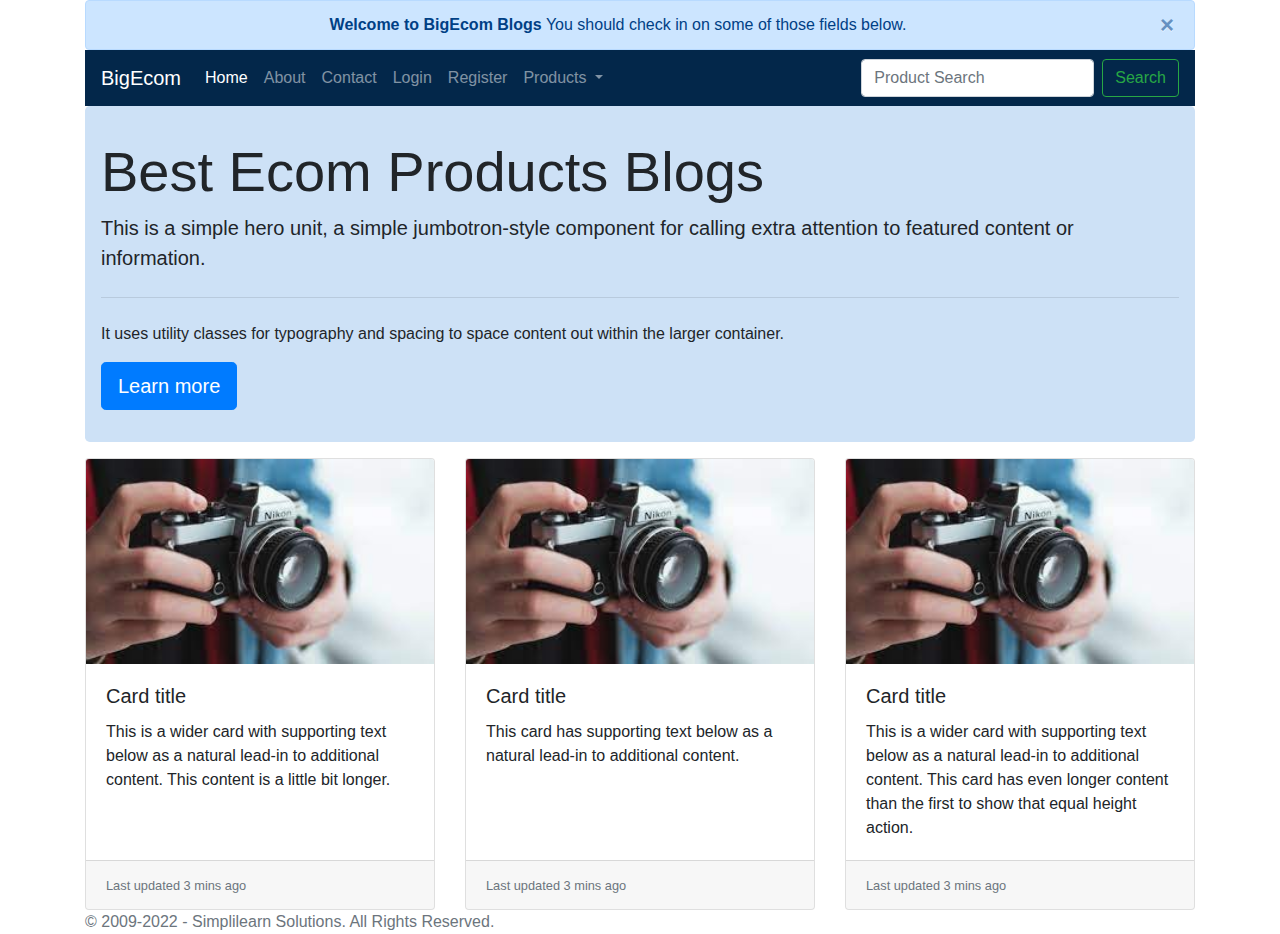
<file: index.html>
<!DOCTYPE html>
<html lang="en">
  <head>
    <meta charset="UTF-8" />
    <meta http-equiv="X-UA-Compatible" content="IE=edge" />
    <meta name="viewport" content="width=device-width, initial-scale=1.0" />
    <title>Bootstrap Learning</title>
    <link rel="stylesheet" href="css/bootstrap.min.css" />
    <link rel="stylesheet" href="css/style.css" />
  </head>
  <body>

    <!-- Page Header  -->
    <header>
      <div class="container">
        <div
          class="alert alert-primary alert-dismissible fade show text-center"
          role="alert"
        >
          <strong>Welcome to BigEcom Blogs</strong> You should check in on some
          of those fields below.
          <button
            type="button"
            class="close"
            data-dismiss="alert"
            aria-label="Close"
          >
            <span aria-hidden="true">&times;</span>
          </button>
        </div>
      </div>
    </header>

    <!-- Page Navbar  -->
    <div class="container">
      <nav class="navbar navbar-expand-lg navbar-dark bg-dark">
        <a class="navbar-brand" href="#">BigEcom</a>
        <button class="navbar-toggler" type="button" data-toggle="collapse" data-target="#navbarSupportedContent" aria-controls="navbarSupportedContent" aria-expanded="false" aria-label="Toggle navigation">
          <span class="navbar-toggler-icon"></span>
        </button>
      
        <div class="collapse navbar-collapse" id="navbarSupportedContent">
          <ul class="navbar-nav mr-auto">
            <li class="nav-item active">
              <a class="nav-link" href="#">Home <span class="sr-only">(current)</span></a>
            </li>
            <li class="nav-item">
              <a class="nav-link" href="#">About</a>
            </li>
            <li class="nav-item">
              <a class="nav-link" href="#">Contact</a>
            </li>
            <li class="nav-item">
              <a class="nav-link" href="#">Login</a>
            </li>
            <li class="nav-item">
              <a class="nav-link" href="forms/regsitration.html">Register</a>
            </li>
  
            <li class="nav-item dropdown">
              <a class="nav-link dropdown-toggle" href="#" id="navbarDropdown" role="button" data-toggle="dropdown" aria-expanded="false">
                Products
              </a>
              <div class="dropdown-menu" aria-labelledby="navbarDropdown">
                <a class="dropdown-item" href="#">List Products</a>
                <a class="dropdown-item" href="#">Create Product</a>
                <a class="dropdown-item" href="#">Update Product</a>
              </div>
            </li>
      
          </ul>
          <form class="form-inline my-2 my-lg-0">
            <input class="form-control mr-sm-2" type="search" placeholder="Product Search" aria-label="Search">
            <button class="btn btn-outline-success my-2 my-sm-0" type="submit">Search</button>
          </form>
        </div>
      </nav>
    </div>
    <!-- Page Main menu  -->

    <div class="container">
      <div class="jumbotron">
        <h1 class="display-4">Best Ecom Products Blogs</h1>
        <p class="lead">This is a simple hero unit, a simple jumbotron-style component for calling extra attention to featured content or information.</p>
        <hr class="my-4">
        <p>It uses utility classes for typography and spacing to space content out within the larger container.</p>
        <a class="btn btn-primary btn-lg" href="#" role="button">Learn more</a>
      </div>
    </div>

    <!-- Page Bolgs   -->
    <div class="container">
      <div class="card-deck">
        <div class="card">
          <img src="./img/camera.jpg" class="card-img-top" alt="./img/camera.jpg">
          <div class="card-body">
            <h5 class="card-title">Card title</h5>
            <p class="card-text">This is a wider card with supporting text below as a natural lead-in to additional content. This content is a little bit longer.</p>
          </div>
          <div class="card-footer">
            <small class="text-muted">Last updated 3 mins ago</small>
          </div>
        </div>
        <div class="card">
          <img src="./img/camera.jpg" class="card-img-top" alt="./img/camera.jpg">
          <div class="card-body">
            <h5 class="card-title">Card title</h5>
            <p class="card-text">This card has supporting text below as a natural lead-in to additional content.</p>
          </div>
          <div class="card-footer">
            <small class="text-muted">Last updated 3 mins ago</small>
          </div>
        </div>
        <div class="card">
          <img src="./img/camera.jpg" class="card-img-top" alt="./img/camera.jpg">
          <div class="card-body">
            <h5 class="card-title">Card title</h5>
            <p class="card-text">This is a wider card with supporting text below as a natural lead-in to additional content. This card has even longer content than the first to show that equal height action.</p>
          </div>
          <div class="card-footer">
            <small class="text-muted">Last updated 3 mins ago</small>
          </div>
        </div>
      </div>
    </div>
    <!-- Page Footer  -->
    <footer class="footer">
      <div class="container">
        <span class="text-muted">© 2009-2022 - Simplilearn Solutions. All Rights Reserved. </span>
      </div>
    </footer>

    <script src="js/jquery.slim.min.js"></script>
    <script src="js/bootstrap.min.js"></script>
  </body>
</html>
</file>
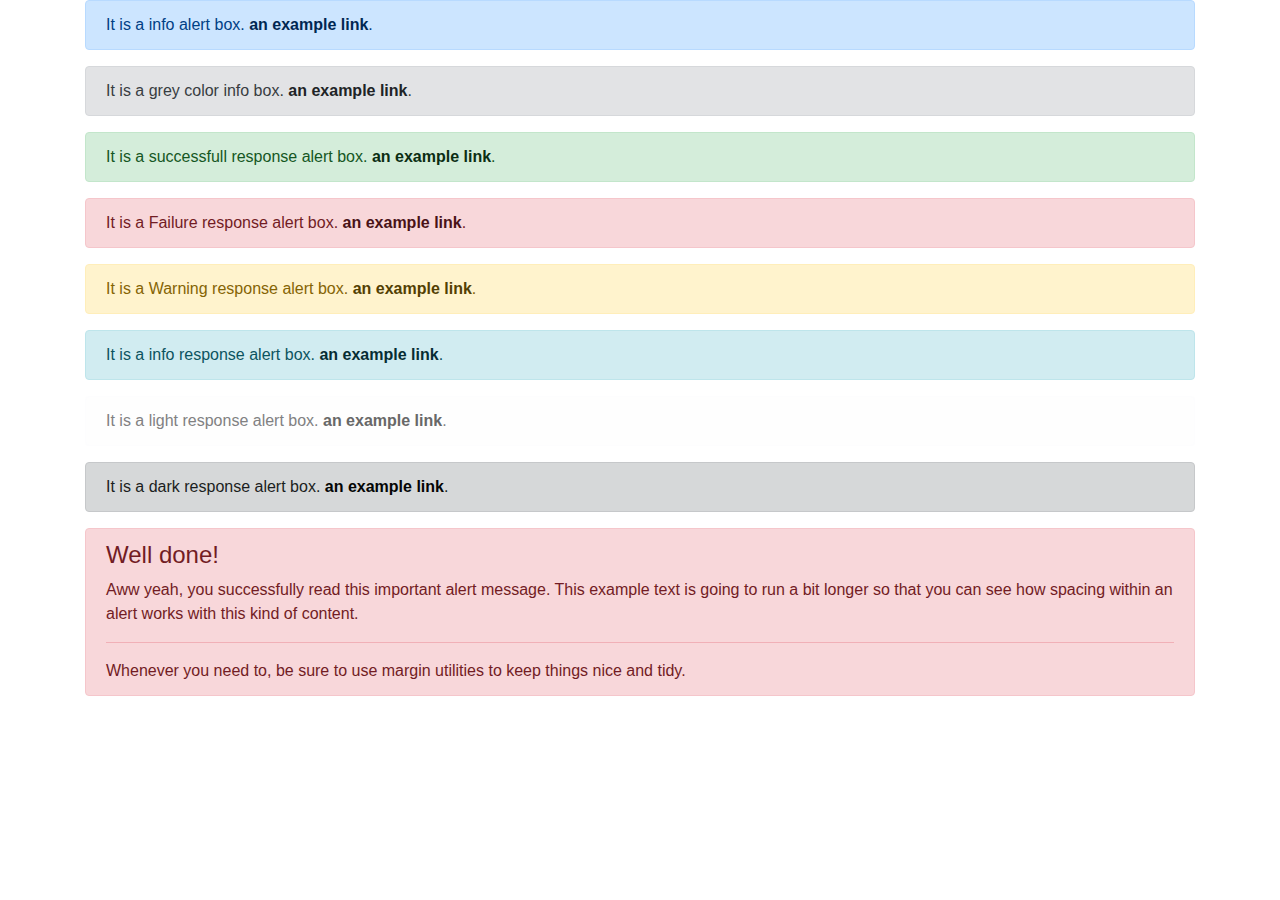
<file: components/alert.html>
<!DOCTYPE html>
<html lang="en">
  <head>
    <meta charset="UTF-8" />
    <meta http-equiv="X-UA-Compatible" content="IE=edge" />
    <meta name="viewport" content="width=device-width, initial-scale=1.0" />
    <title>Bootstrap - Alerts</title>
    <link rel="stylesheet" href="../css/bootstrap.min.css" />
  </head>
  <body>
    <div class="container">
      <div class="alert alert-primary" role="alert">
        It is a info alert box.  <a href="#" class="alert-link">an example link</a>.
      </div>
      <div class="alert alert-secondary" role="alert">
        It is a grey color info box. <a href="#" class="alert-link">an example link</a>.
      </div>
      <div class="alert alert-success" role="alert">
        It is a successfull response alert box. <a href="#" class="alert-link">an example link</a>.
      </div>
      <div class="alert alert-danger" role="alert">
        It is a Failure response alert box. <a href="#" class="alert-link">an example link</a>.
      </div>
      <div class="alert alert-warning" role="alert">
        It is a Warning response alert box. <a href="#" class="alert-link">an example link</a>.
      </div>
      <div class="alert alert-info" role="alert">
        It is a info response alert box. <a href="#" class="alert-link">an example link</a>.
      </div>
      <div class="alert alert-light" role="alert">
        It is a light response alert box. <a href="#" class="alert-link">an example link</a>.
      </div>
      <div class="alert alert-dark" role="alert">
        It is a dark response alert box.  <a href="#" class="alert-link">an example link</a>.
      </div>
    </div>

    <div class="container">
        <div class="alert alert-danger" role="alert">
            <h4 class="alert-heading">Well done!</h4>
            <p>Aww yeah, you successfully read this important alert message. This example text is going to run a bit longer so that you can see how spacing within an alert works with this kind of content.</p>
            <hr>
            <p class="mb-0">Whenever you need to, be sure to use margin utilities to keep things nice and tidy.</p>
          </div>
    </div>

    <script src="../js/jquery.slim.min.js"></script>
    <script src="../js/bootstrap.min.js"></script>
  </body>
</html>
</file>
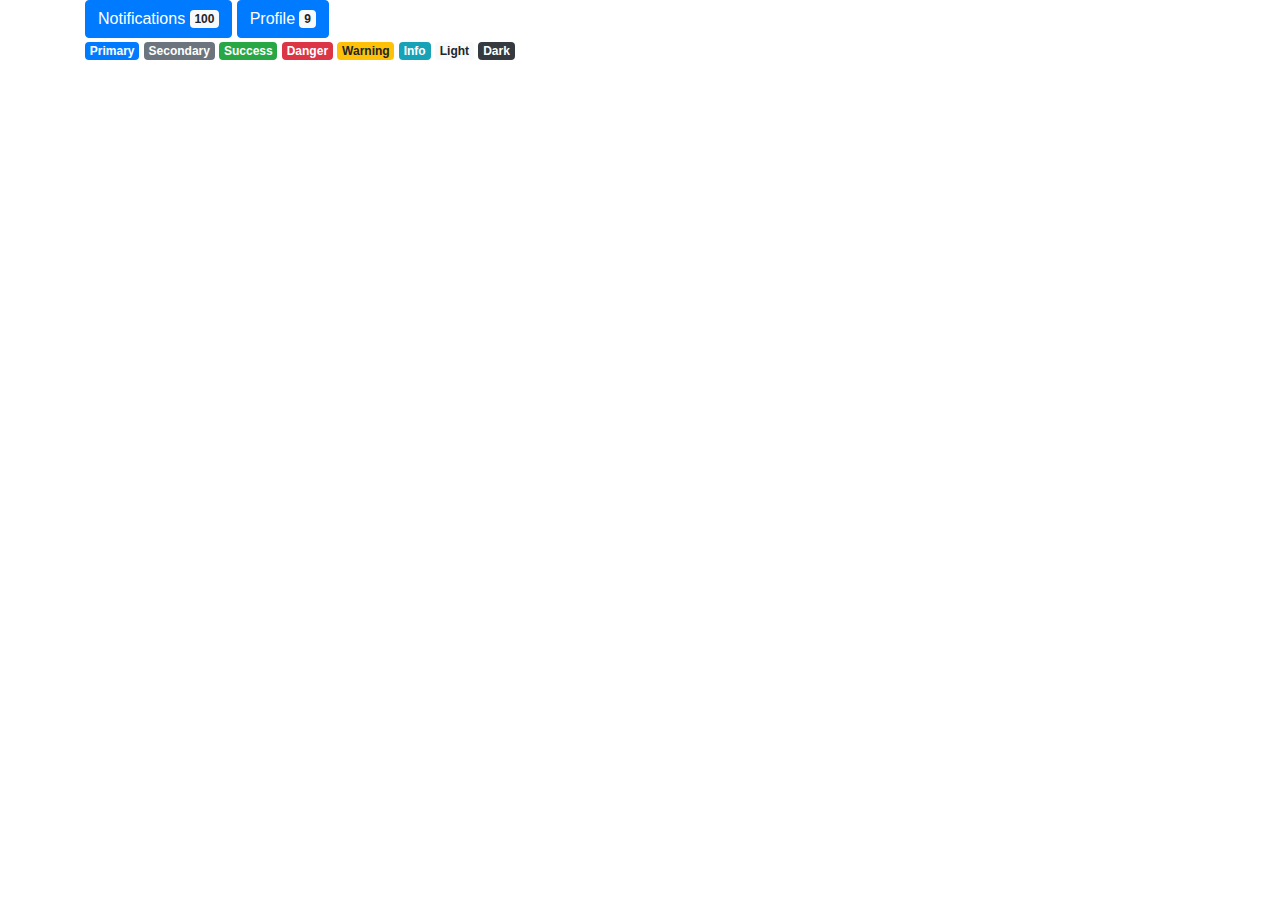
<file: components/badge.html>
<!DOCTYPE html>
<html lang="en">
  <head>
    <meta charset="UTF-8" />
    <meta http-equiv="X-UA-Compatible" content="IE=edge" />
    <meta name="viewport" content="width=device-width, initial-scale=1.0" />
    <title>Bootstrap - Alerts</title>
    <link rel="stylesheet" href="../css/bootstrap.min.css" />
  </head>
  <body>
    <div class="container">
      <button type="button" class="btn btn-primary">
        Notifications <span class="badge badge-light">100</span>
      </button>

      <button type="button" class="btn btn-primary">
        Profile <span class="badge badge-light">9</span>
        <span class="sr-only">unread messages</span>
      </button>
    </div>

    <div class="container">
      <a href="#" class="badge badge-primary">Primary</a>
      <a href="#" class="badge badge-secondary">Secondary</a>
      <a href="#" class="badge badge-success">Success</a>
      <a href="#" class="badge badge-danger">Danger</a>
      <a href="#" class="badge badge-warning">Warning</a>
      <a href="#" class="badge badge-info">Info</a>
      <a href="#" class="badge badge-light">Light</a>
      <a href="#" class="badge badge-dark">Dark</a>
    </div>

    <script src="../js/jquery.slim.min.js"></script>
    <script src="../js/bootstrap.min.js"></script>
  </body>
</html>
</file>
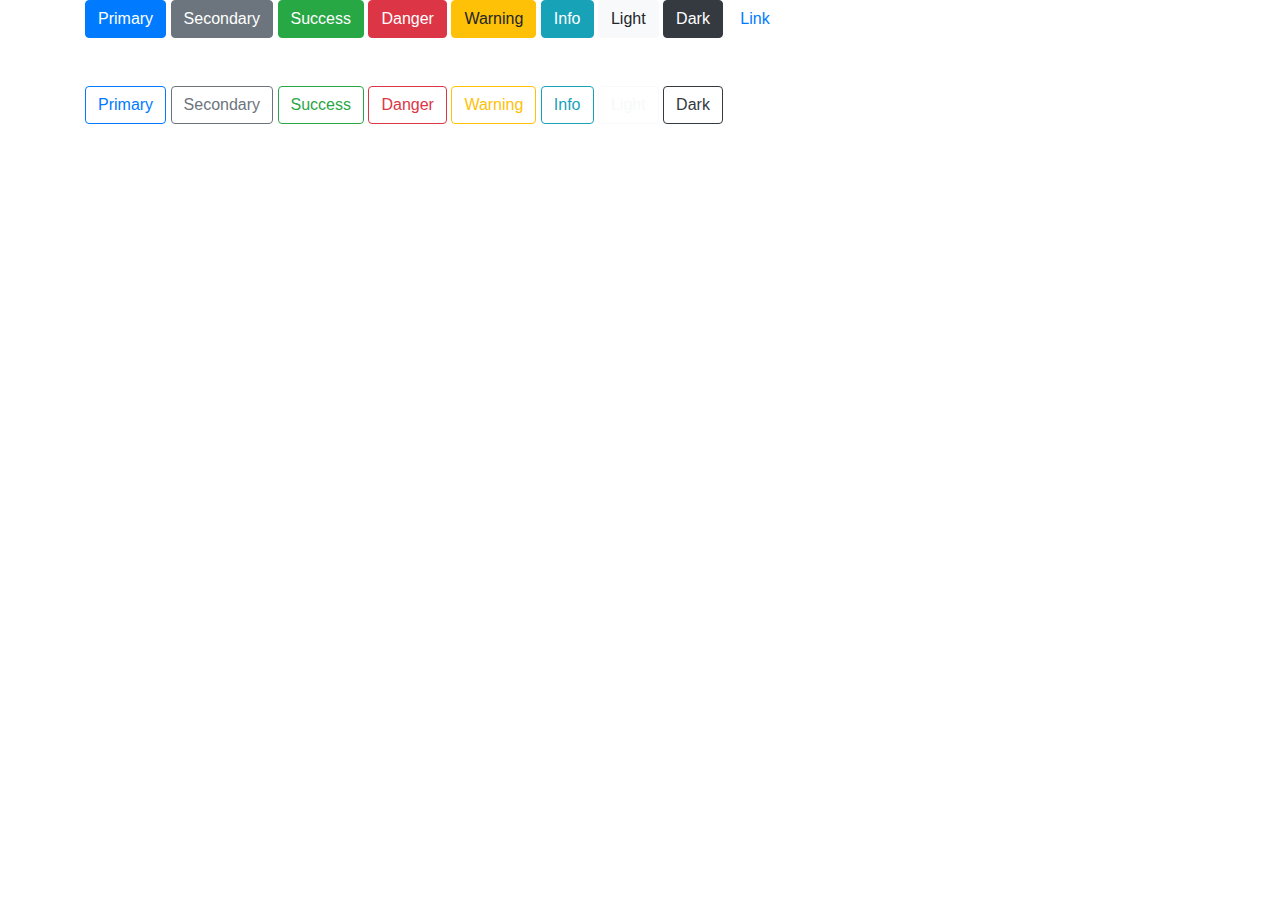
<file: components/buttons.html>
<!DOCTYPE html>
<html lang="en">
  <head>
    <meta charset="UTF-8" />
    <meta http-equiv="X-UA-Compatible" content="IE=edge" />
    <meta name="viewport" content="width=device-width, initial-scale=1.0" />
    <title>Bootstrap - Alerts</title>
    <link rel="stylesheet" href="../css/bootstrap.min.css" />
  </head>
  <body>
    <div class="container">
      <button type="button" class="btn btn-primary">Primary</button>
      <button type="button" class="btn btn-secondary">Secondary</button>
      <button type="button" class="btn btn-success">Success</button>
      <button type="button" class="btn btn-danger">Danger</button>
      <button type="button" class="btn btn-warning">Warning</button>
      <button type="button" class="btn btn-info">Info</button>
      <button type="button" class="btn btn-light">Light</button>
      <button type="button" class="btn btn-dark">Dark</button>

      <button type="button" class="btn btn-link">Link</button>
    </div>
    <br><br>
    <div class="container">
        <button type="button" class="btn btn-outline-primary">Primary</button>
        <button type="button" class="btn btn-outline-secondary">Secondary</button>
        <button type="button" class="btn btn-outline-success">Success</button>
        <button type="button" class="btn btn-outline-danger">Danger</button>
        <button type="button" class="btn btn-outline-warning">Warning</button>
        <button type="button" class="btn btn-outline-info">Info</button>
        <button type="button" class="btn btn-outline-light">Light</button>
        <button type="button" class="btn btn-outline-dark">Dark</button>

    </div>

    <script src="../js/jquery.slim.min.js"></script>
    <script src="../js/bootstrap.min.js"></script>
  </body>
</html>
</file>
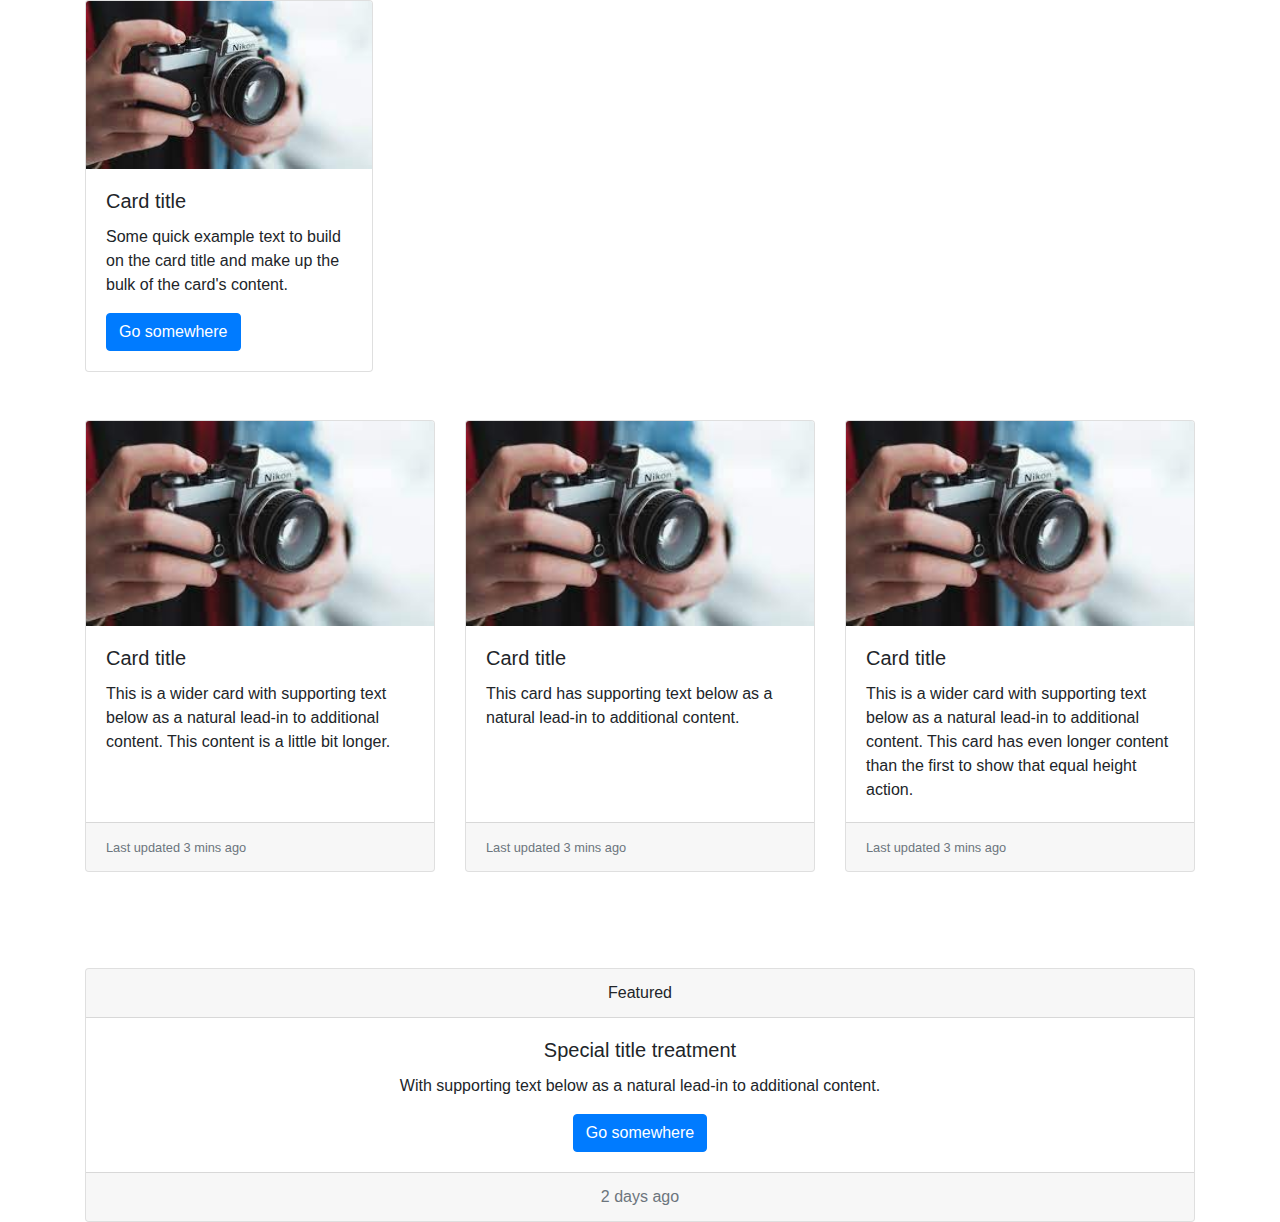
<file: components/carts.html>
<!DOCTYPE html>
<html lang="en">
  <head>
    <meta charset="UTF-8" />
    <meta http-equiv="X-UA-Compatible" content="IE=edge" />
    <meta name="viewport" content="width=device-width, initial-scale=1.0" />
    <title>Bootstrap - Alerts</title>
    <link rel="stylesheet" href="../css/bootstrap.min.css" />
  </head>
  <body>
    <div class="container">
      <div class="card" style="width: 18rem;">
        <img src="../img/camera.jpg" class="card-img-top" alt="../img/camera.jpg">
        <div class="card-body">
          <h5 class="card-title">Card title</h5>
          <p class="card-text">Some quick example text to build on the card title and make up the bulk of the card's content.</p>
          <a href="#" class="btn btn-primary">Go somewhere</a>
        </div>
      </div>
    </div>

    <br><br>
    <div class="container">
      <div class="card-deck">
        <div class="card">
          <img src="../img/camera.jpg" class="card-img-top" alt="../img/camera.jpg">
          <div class="card-body">
            <h5 class="card-title">Card title</h5>
            <p class="card-text">This is a wider card with supporting text below as a natural lead-in to additional content. This content is a little bit longer.</p>
          </div>
          <div class="card-footer">
            <small class="text-muted">Last updated 3 mins ago</small>
          </div>
        </div>
        <div class="card">
          <img src="../img/camera.jpg" class="card-img-top" alt="../img/camera.jpg">
          <div class="card-body">
            <h5 class="card-title">Card title</h5>
            <p class="card-text">This card has supporting text below as a natural lead-in to additional content.</p>
          </div>
          <div class="card-footer">
            <small class="text-muted">Last updated 3 mins ago</small>
          </div>
        </div>
        <div class="card">
          <img src="../img/camera.jpg" class="card-img-top" alt="../img/camera.jpg">
          <div class="card-body">
            <h5 class="card-title">Card title</h5>
            <p class="card-text">This is a wider card with supporting text below as a natural lead-in to additional content. This card has even longer content than the first to show that equal height action.</p>
          </div>
          <div class="card-footer">
            <small class="text-muted">Last updated 3 mins ago</small>
          </div>
        </div>
      </div>
    </div>

    <br><br><br><br>
    <div class="container">
      <div class="card text-center">
        <div class="card-header">
          Featured
        </div>
        <div class="card-body">
          <h5 class="card-title">Special title treatment</h5>
          <p class="card-text">With supporting text below as a natural lead-in to additional content.</p>
          <a href="#" class="btn btn-primary">Go somewhere</a>
        </div>
        <div class="card-footer text-muted">
          2 days ago
        </div>
      </div>
    </div>

    <script src="../js/jquery.slim.min.js"></script>
    <script src="../js/bootstrap.min.js"></script>
  </body>
</html>
</file>
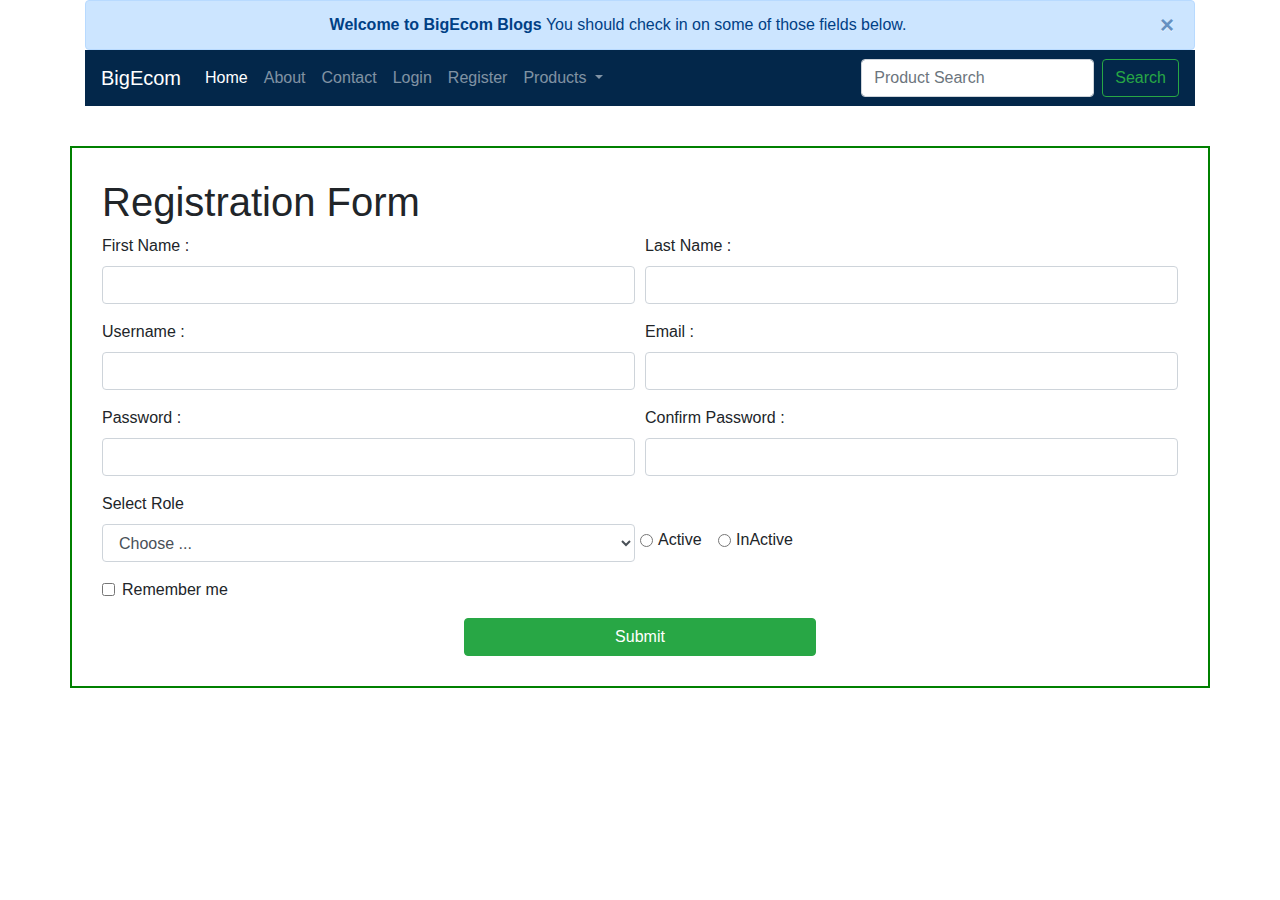
<file: forms/regsitration.html>
<!DOCTYPE html>
<html lang="en">
<head>
    <meta charset="UTF-8">
    <meta http-equiv="X-UA-Compatible" content="IE=edge">
    <meta name="viewport" content="width=device-width, initial-scale=1.0">
    <title>Registration form</title>
    <link rel="stylesheet" href="../css/bootstrap.min.css">
    <link rel="stylesheet" href="../css/style.css">
</head>
<body>
    
    <!-- Page Header  -->
    <header>
        <div class="container">
          <div
            class="alert alert-primary alert-dismissible fade show text-center"
            role="alert"
          >
            <strong>Welcome to BigEcom Blogs</strong> You should check in on some
            of those fields below.
            <button
              type="button"
              class="close"
              data-dismiss="alert"
              aria-label="Close"
            >
              <span aria-hidden="true">&times;</span>
            </button>
          </div>
        </div>
      </header>
  
      <!-- Page Navbar  -->
      <div class="container">
        <nav class="navbar navbar-expand-lg navbar-dark bg-dark">
          <a class="navbar-brand" href="#">BigEcom</a>
          <button class="navbar-toggler" type="button" data-toggle="collapse" data-target="#navbarSupportedContent" aria-controls="navbarSupportedContent" aria-expanded="false" aria-label="Toggle navigation">
            <span class="navbar-toggler-icon"></span>
          </button>
        
          <div class="collapse navbar-collapse" id="navbarSupportedContent">
            <ul class="navbar-nav mr-auto">
              <li class="nav-item active">
                <a class="nav-link" href="#">Home <span class="sr-only">(current)</span></a>
              </li>
              <li class="nav-item">
                <a class="nav-link" href="#">About</a>
              </li>
              <li class="nav-item">
                <a class="nav-link" href="#">Contact</a>
              </li>
              <li class="nav-item">
                <a class="nav-link" href="#">Login</a>
              </li>
              <li class="nav-item">
                <a class="nav-link" href="regsitration.html">Register</a>
              </li>
    
              <li class="nav-item dropdown">
                <a class="nav-link dropdown-toggle" href="#" id="navbarDropdown" role="button" data-toggle="dropdown" aria-expanded="false">
                  Products
                </a>
                <div class="dropdown-menu" aria-labelledby="navbarDropdown">
                  <a class="dropdown-item" href="#">List Products</a>
                  <a class="dropdown-item" href="#">Create Product</a>
                  <a class="dropdown-item" href="#">Update Product</a>
                </div>
              </li>
        
            </ul>
            <form class="form-inline my-2 my-lg-0">
              <input class="form-control mr-sm-2" type="search" placeholder="Product Search" aria-label="Search">
              <button class="btn btn-outline-success my-2 my-sm-0" type="submit">Search</button>
            </form>
          </div>
        </nav>
      </div>

      <div class="container form-container">
        <h1>Registration Form</h2>
        <form action="/register" method="post" class="form-validate needs-validation" novalidate >

            <div class="form-group form-row">
                <div class="col-md-6">
                    <label for="firstName">First Name : </label>
                    <input type="text" id="firstName" name="firstName" class="form-control" required >
                    <div class="valid-feedback">
                        The firstname is pecfect.
                    </div>
                    <div class="invalid-feedback">
                        Please enter a valid firstname.
                    </div>
                </div>
                <div class="col-md-6">
                    <label for="lastName">Last Name : </label>
                    <input type="text" id="lastName" name="lastName" class="form-control" required minlength="3" maxlength="8">
                    <div class="valid-feedback">
                        The lastname is pecfect.
                    </div>
                    <div class="invalid-feedback">
                        Please enter a valid lastname.
                    </div>
                </div>
            </div>

            <div class="form-group form-row">
                <div class="col-md-6">
                    <label for="userName">Username : </label>
                    <input type="text" id="userName" name="userName" class="form-control" required minlength="3" maxlength="8">
                    <div class="valid-feedback">
                        The username is pecfect.
                    </div>
                    <div class="invalid-feedback">
                        Please enter a valid username.
                    </div>
                </div>
                <div class="col-md-6">
                    <label for="email">Email : </label>
                    <input type="email" id="email" name="email" class="form-control" required minlength="8" maxlength="20">
                    <div class="valid-feedback">
                        The email is pecfect.
                    </div>
                    <div class="invalid-feedback">
                        Please enter a valid email.
                    </div>
                </div>                
            </div>

            <div class="form-group form-row">
                <div class="col-md-6">
                    <label for="password">Password : </label>
                    <input type="password" id="password" name="password" class="form-control" required minlength="8" maxlength="20">
                    <div class="valid-feedback">
                        The password is pecfect.
                    </div>
                    <div class="invalid-feedback">
                        Please enter a valid password.
                    </div>
                </div>
                <div class="col-md-6">
                    <label for="cnfPassword">Confirm Password : </label>
                    <input type="text" id="cnfPassword" name="cnfPassword" class="form-control"
                    required minlength="8" maxlength="20">
                    <div class="valid-feedback">
                        The cnfPassword is pecfect.
                    </div>
                    <div class="invalid-feedback">
                        Please enter a valid cnfPassword.
                    </div>
                </div>                
            </div>

            <div class="form-group form-row">
                <div class="col-md-6">
                    <label for="roleSelect"> Select Role</label>
                    <select name="roleSelect" id="roleSelect" class="form-control" required>
                        <option value="">Choose ...</option>
                        <option value="admin">Admin</option>
                        <option value="user">User</option>
                        <option value="vendor">Vendor</option>
                    </select>
                    <div class="valid-feedback">
                        The role is select correctly.
                    </div>
                    <div class="invalid-feedback">
                        Please select a correct role.
                    </div>
                </div>
                <div class="cole-md-6">
                    <div class="form-check form-check-inline">
                        <input class="form-check-input" type="radio" name="userStatus" id="userStatus1" value="Active" >
                        <label class="form-check-label" for="userStatus1">
                            Active
                        </label>
                      </div>
                      <div class="form-check form-check-inline">
                        <input class="form-check-input" type="radio" name="userStatus" id="userStatus2" value="InActive" required>
                        <label class="form-check-label" for="userStatus2">
                            InActive
                        </label>
                      </div>
                      <div class="valid-feedback">
                        The role is select correctly.
                        </div>
                        <div class="invalid-feedback">
                            Please select a correct role.
                    </div>
                </div>
            </div>
            <div class="form-group form-check">
                <input type="checkbox" class="form-check-input" id="rememberme" required>
                <label class="form-check-label" for="rememberme">Remember me</label>
                <div class="valid-feedback">
                    Selected Remember me.
                  </div>
                  <div class="invalid-feedback">
                    Please select Remember me.
                  </div>
              </div>
            <div class="form-row">
                <div class="col-md-4"></div>
                <div class="col-md-4">
                    <button type="submit" class="btn btn-success btn-block">Submit</button>
                </div>
                <div class="col-md-4"></div>
            </div>

              
        </form>
      </div>
      <script>
          var form = document.querySelector('.form-validate');
          // console.log(form);
          form.addEventListener('submit', function(event) {
            if(form.checkValidity()===false){
                event.preventDefault();
                event.stopPropagation();
            }
            form.classList.add("was-validated");
          });
      </script>
      <script>
          $(document).ready(function () {
            $("#password, #cnfPassword").on("keyup", function () {
                // store the `password` and `cnfPassword` in two variables
                var passwordValue = $("#password").val();
                var cnfPasswordValue = $("#cnfPassword").val();

                if (passwordValue.length > 0 && cnfPasswordValue.length > 0) {
                if (cnfPasswordValue !== passwordValue) {
                    $("#password-does-not-match-text").removeAttr("hidden");
                    $("#submitBtn").attr("disabled", true);
                }
                if (cnfPasswordValue === passwordValue) {
                    $("#submitBtn").removeAttr("disabled");
                    $("#password-does-not-match-text").attr("hidden", true);
                }
                }
            });
            });
      </script>
    <script src="../js/jquery.slim.min.js"></script>
    <script src="../js/bootstrap.min.js"></script>
</body>
</html>
</file>
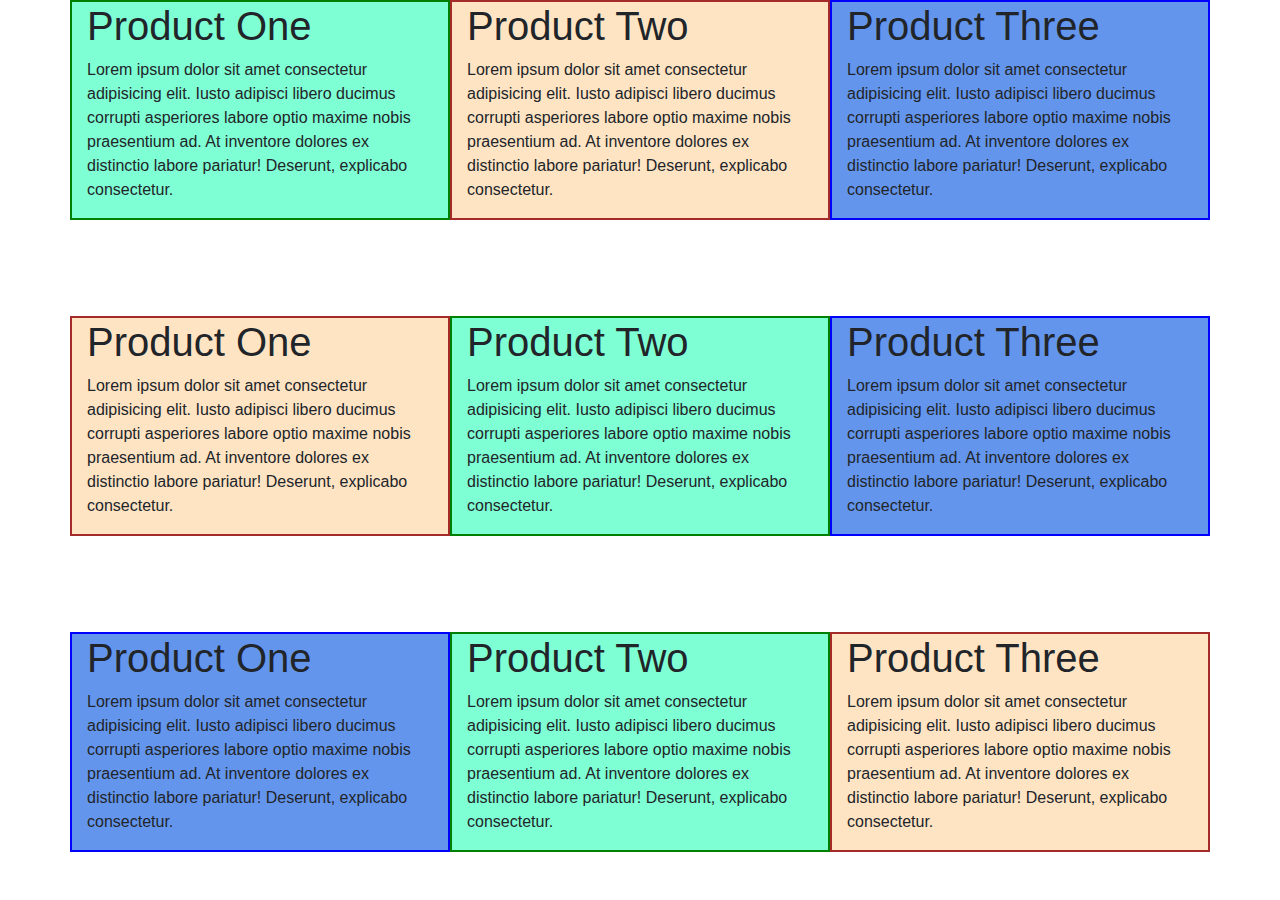
<file: grids/auto-layout.html>
<!DOCTYPE html>
<html lang="en">
  <head>
    <meta charset="UTF-8" />
    <meta http-equiv="X-UA-Compatible" content="IE=edge" />
    <meta name="viewport" content="width=device-width, initial-scale=1.0" />
    <title>Bootstrap - Alerts</title>
    <link rel="stylesheet" href="../css/bootstrap.min.css" />
    <link rel="stylesheet" href="../css/style.css" />
  </head>
  <body>
    
    <div class="container">
        <div class="row">
            <div class="col-sm bg-one">
                <h1>Product One</h1>
                <p>Lorem ipsum dolor sit amet consectetur adipisicing elit. Iusto adipisci libero ducimus corrupti asperiores labore optio maxime nobis praesentium ad. 
                    At inventore dolores ex distinctio labore pariatur! Deserunt, explicabo consectetur.
                </p>
            </div>
            <div class="col-sm bg-two">
                <h1>Product Two</h1>
                <p>Lorem ipsum dolor sit amet consectetur adipisicing elit. Iusto adipisci libero ducimus corrupti asperiores labore optio maxime nobis praesentium ad. 
                    At inventore dolores ex distinctio labore pariatur! Deserunt, explicabo consectetur.
                </p>
            </div>
            <div class="col-sm bg-three">
                <h1>Product Three</h1>
                <p>Lorem ipsum dolor sit amet consectetur adipisicing elit. Iusto adipisci libero ducimus corrupti asperiores labore optio maxime nobis praesentium ad. 
                    At inventore dolores ex distinctio labore pariatur! Deserunt, explicabo consectetur.
                </p>
            </div>
        </div>
    </div>
    <br><br><br><br>

    <div class="container">
        <div class="row">
            <div class="col-md bg-two">
                <h1>Product One</h1>
                <p>Lorem ipsum dolor sit amet consectetur adipisicing elit. Iusto adipisci libero ducimus corrupti asperiores labore optio maxime nobis praesentium ad. 
                    At inventore dolores ex distinctio labore pariatur! Deserunt, explicabo consectetur.
                </p>
            </div>
            <div class="col-md bg-one">
                <h1>Product Two</h1>
                <p>Lorem ipsum dolor sit amet consectetur adipisicing elit. Iusto adipisci libero ducimus corrupti asperiores labore optio maxime nobis praesentium ad. 
                    At inventore dolores ex distinctio labore pariatur! Deserunt, explicabo consectetur.
                </p>
            </div>
            <div class="col-md bg-three">
                <h1>Product Three</h1>
                <p>Lorem ipsum dolor sit amet consectetur adipisicing elit. Iusto adipisci libero ducimus corrupti asperiores labore optio maxime nobis praesentium ad. 
                    At inventore dolores ex distinctio labore pariatur! Deserunt, explicabo consectetur.
                </p>
            </div>
        </div>
    </div>

    <br><br><br><br>

    <div class="container">
        <div class="row">
            <div class="col-xl bg-three">
                <h1>Product One</h1>
                <p>Lorem ipsum dolor sit amet consectetur adipisicing elit. Iusto adipisci libero ducimus corrupti asperiores labore optio maxime nobis praesentium ad. 
                    At inventore dolores ex distinctio labore pariatur! Deserunt, explicabo consectetur.
                </p>
            </div>
            <div class="col-xl bg-one">
                <h1>Product Two</h1>
                <p>Lorem ipsum dolor sit amet consectetur adipisicing elit. Iusto adipisci libero ducimus corrupti asperiores labore optio maxime nobis praesentium ad. 
                    At inventore dolores ex distinctio labore pariatur! Deserunt, explicabo consectetur.
                </p>
            </div>
            <div class="col-xl bg-two">
                <h1>Product Three</h1>
                <p>Lorem ipsum dolor sit amet consectetur adipisicing elit. Iusto adipisci libero ducimus corrupti asperiores labore optio maxime nobis praesentium ad. 
                    At inventore dolores ex distinctio labore pariatur! Deserunt, explicabo consectetur.
                </p>
            </div>
        </div>
    </div>


    <script src="../js/jquery.slim.min.js"></script>
    <script src="../js/bootstrap.min.js"></script>
  </body>
</html>
</file>
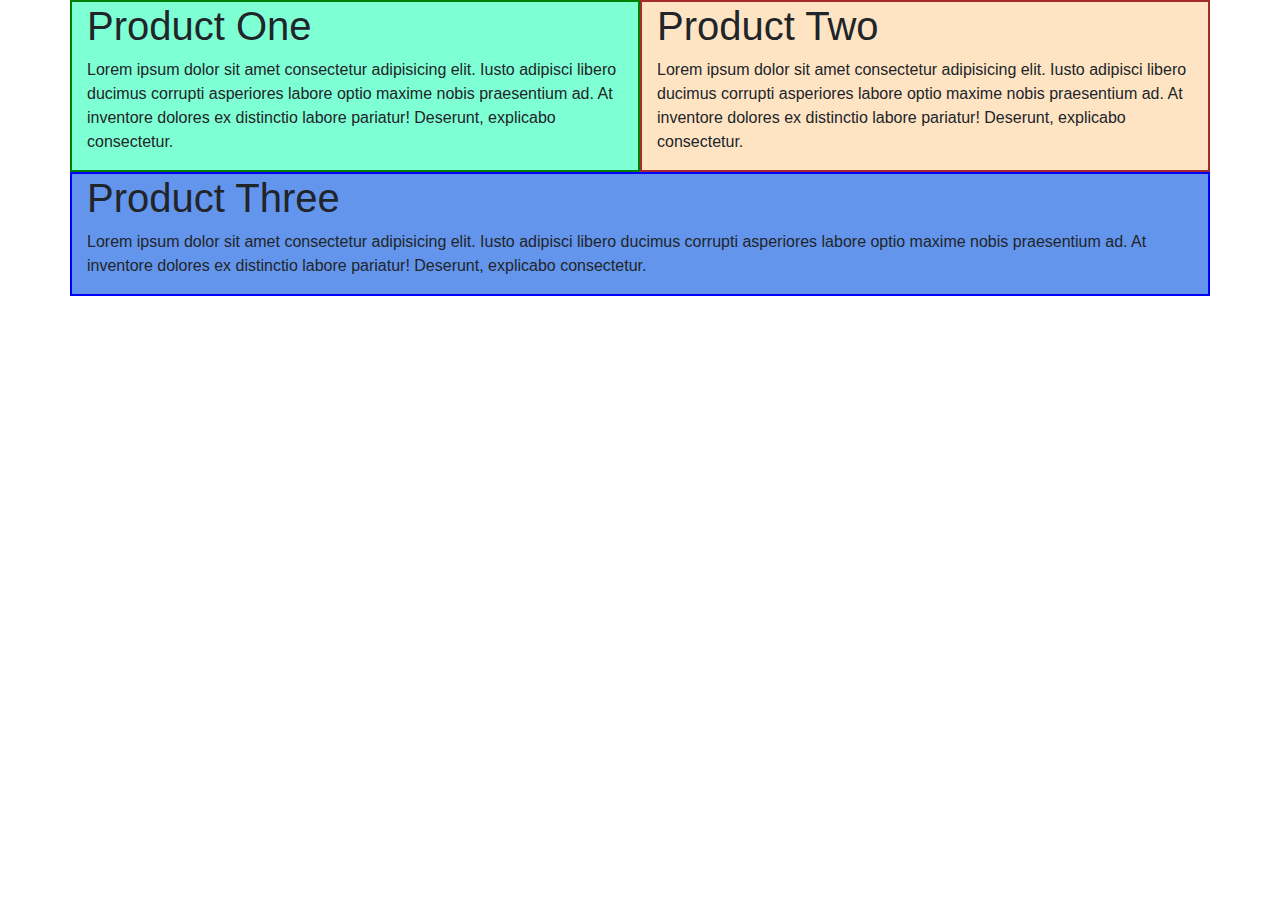
<file: grids/layout-mix-match.html>
<!DOCTYPE html>
<html lang="en">
  <head>
    <meta charset="UTF-8" />
    <meta http-equiv="X-UA-Compatible" content="IE=edge" />
    <meta name="viewport" content="width=device-width, initial-scale=1.0" />
    <title>Bootstrap - Alerts</title>
    <link rel="stylesheet" href="../css/bootstrap.min.css" />
    <link rel="stylesheet" href="../css/style.css" />
  </head>
  <body>
    
    <div class="container">
        <div class="row">
            <div class="col-12 col-sm-6 col-md-4  col-xl-6 bg-one">
                <h1>Product One</h1>
                <p>Lorem ipsum dolor sit amet consectetur adipisicing elit. Iusto adipisci libero ducimus corrupti asperiores labore optio maxime nobis praesentium ad. 
                    At inventore dolores ex distinctio labore pariatur! Deserunt, explicabo consectetur.
                </p>
            </div>
            <div class="col-12 col-sm-3  col-md-4  col-xl-6 bg-two">
                <h1>Product Two</h1>
                <p>Lorem ipsum dolor sit amet consectetur adipisicing elit. Iusto adipisci libero ducimus corrupti asperiores labore optio maxime nobis praesentium ad. 
                    At inventore dolores ex distinctio labore pariatur! Deserunt, explicabo consectetur.
                </p>
            </div>
            <div class="col-12 col-sm-3  col-md-4  col-xl-12 bg-three">
                <h1>Product Three</h1>
                <p>Lorem ipsum dolor sit amet consectetur adipisicing elit. Iusto adipisci libero ducimus corrupti asperiores labore optio maxime nobis praesentium ad. 
                    At inventore dolores ex distinctio labore pariatur! Deserunt, explicabo consectetur.
                </p>
            </div>
        </div>
    </div>
    <br><br><br><br>



    <script src="../js/jquery.slim.min.js"></script>
    <script src="../js/bootstrap.min.js"></script>
  </body>
</html>
</file>
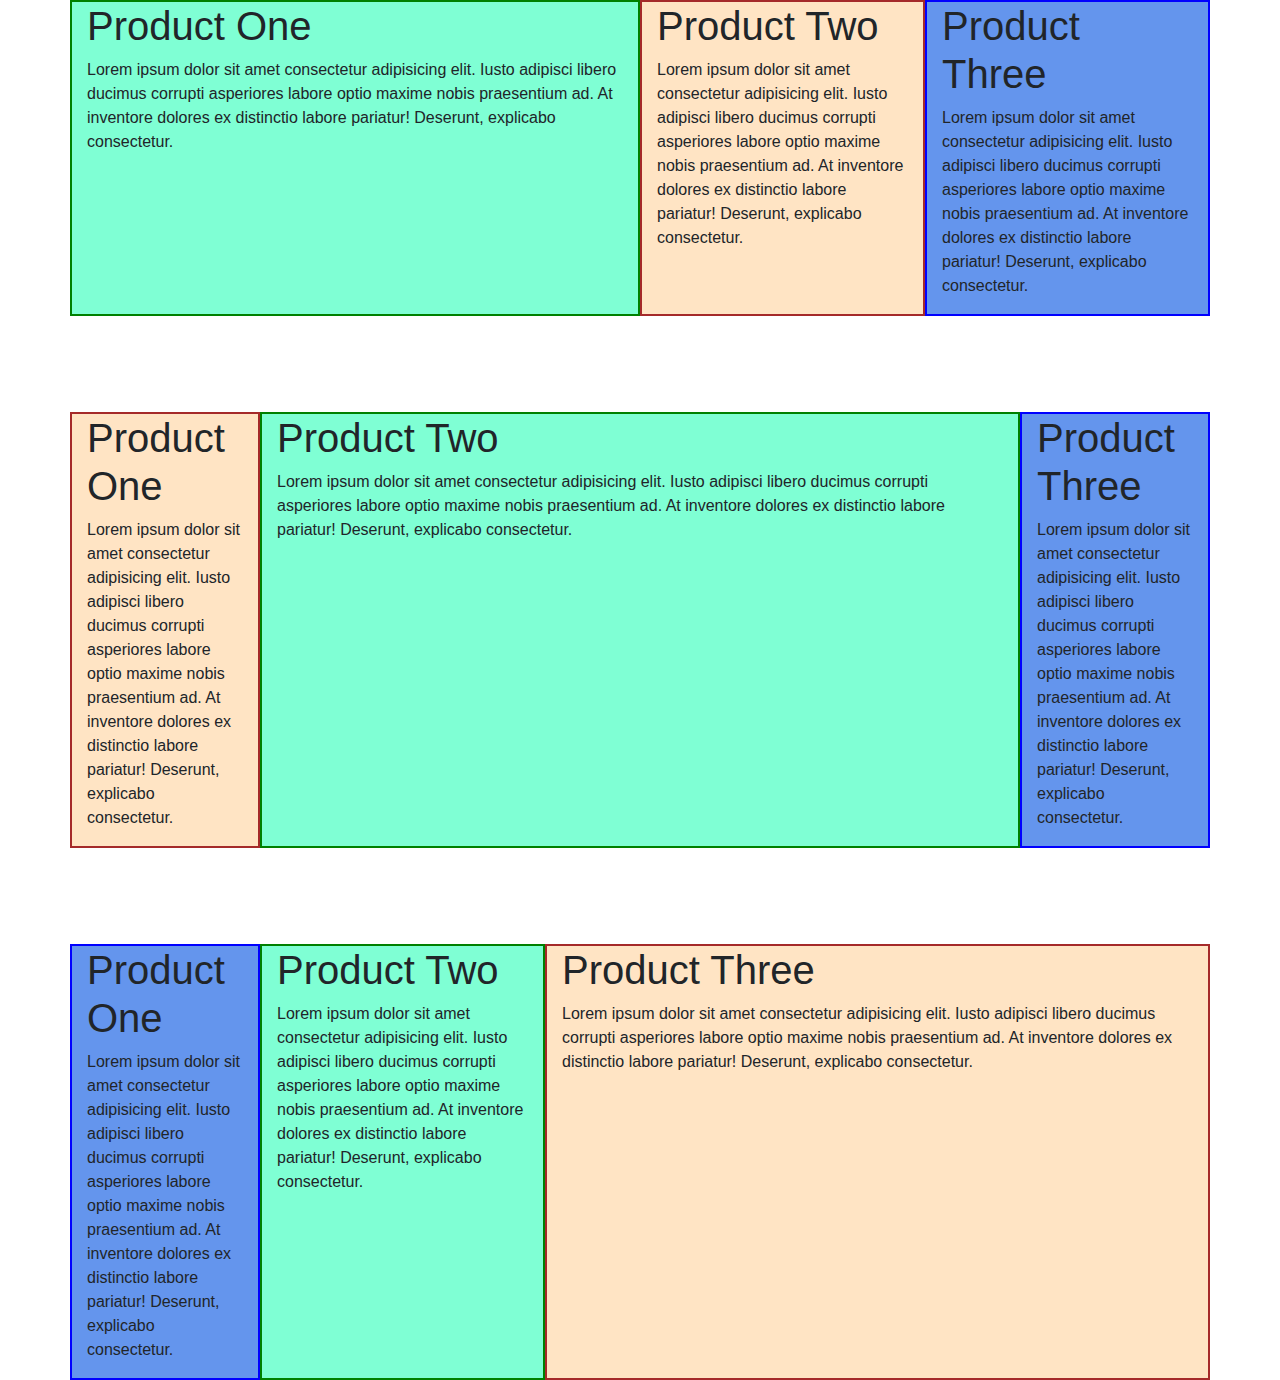
<file: grids/layout-size.html>
<!DOCTYPE html>
<html lang="en">
  <head>
    <meta charset="UTF-8" />
    <meta http-equiv="X-UA-Compatible" content="IE=edge" />
    <meta name="viewport" content="width=device-width, initial-scale=1.0" />
    <title>Bootstrap - Alerts</title>
    <link rel="stylesheet" href="../css/bootstrap.min.css" />
    <link rel="stylesheet" href="../css/style.css" />
  </head>
  <body>
    
    <div class="container">
        <div class="row">
            <div class="col-sm-6 bg-one">
                <h1>Product One</h1>
                <p>Lorem ipsum dolor sit amet consectetur adipisicing elit. Iusto adipisci libero ducimus corrupti asperiores labore optio maxime nobis praesentium ad. 
                    At inventore dolores ex distinctio labore pariatur! Deserunt, explicabo consectetur.
                </p>
            </div>
            <div class="col-sm-3 bg-two">
                <h1>Product Two</h1>
                <p>Lorem ipsum dolor sit amet consectetur adipisicing elit. Iusto adipisci libero ducimus corrupti asperiores labore optio maxime nobis praesentium ad. 
                    At inventore dolores ex distinctio labore pariatur! Deserunt, explicabo consectetur.
                </p>
            </div>
            <div class="col-sm-3 bg-three">
                <h1>Product Three</h1>
                <p>Lorem ipsum dolor sit amet consectetur adipisicing elit. Iusto adipisci libero ducimus corrupti asperiores labore optio maxime nobis praesentium ad. 
                    At inventore dolores ex distinctio labore pariatur! Deserunt, explicabo consectetur.
                </p>
            </div>
        </div>
    </div>
    <br><br><br><br>

    <div class="container">
        <div class="row">
            <div class="col-md-2 bg-two">
                <h1>Product One</h1>
                <p>Lorem ipsum dolor sit amet consectetur adipisicing elit. Iusto adipisci libero ducimus corrupti asperiores labore optio maxime nobis praesentium ad. 
                    At inventore dolores ex distinctio labore pariatur! Deserunt, explicabo consectetur.
                </p>
            </div>
            <div class="col-md-8 bg-one">
                <h1>Product Two</h1>
                <p>Lorem ipsum dolor sit amet consectetur adipisicing elit. Iusto adipisci libero ducimus corrupti asperiores labore optio maxime nobis praesentium ad. 
                    At inventore dolores ex distinctio labore pariatur! Deserunt, explicabo consectetur.
                </p>
            </div>
            <div class="col-md-2 bg-three">
                <h1>Product Three</h1>
                <p>Lorem ipsum dolor sit amet consectetur adipisicing elit. Iusto adipisci libero ducimus corrupti asperiores labore optio maxime nobis praesentium ad. 
                    At inventore dolores ex distinctio labore pariatur! Deserunt, explicabo consectetur.
                </p>
            </div>
        </div>
    </div>

    <br><br><br><br>

    <div class="container">
        <div class="row">
            <div class="col-xl-2 bg-three">
                <h1>Product One</h1>
                <p>Lorem ipsum dolor sit amet consectetur adipisicing elit. Iusto adipisci libero ducimus corrupti asperiores labore optio maxime nobis praesentium ad. 
                    At inventore dolores ex distinctio labore pariatur! Deserunt, explicabo consectetur.
                </p>
            </div>
            <div class="col-xl-3 bg-one">
                <h1>Product Two</h1>
                <p>Lorem ipsum dolor sit amet consectetur adipisicing elit. Iusto adipisci libero ducimus corrupti asperiores labore optio maxime nobis praesentium ad. 
                    At inventore dolores ex distinctio labore pariatur! Deserunt, explicabo consectetur.
                </p>
            </div>
            <div class="col-xl-7 bg-two">
                <h1>Product Three</h1>
                <p>Lorem ipsum dolor sit amet consectetur adipisicing elit. Iusto adipisci libero ducimus corrupti asperiores labore optio maxime nobis praesentium ad. 
                    At inventore dolores ex distinctio labore pariatur! Deserunt, explicabo consectetur.
                </p>
            </div>
        </div>
    </div>


    <script src="../js/jquery.slim.min.js"></script>
    <script src="../js/bootstrap.min.js"></script>
  </body>
</html>
</file>
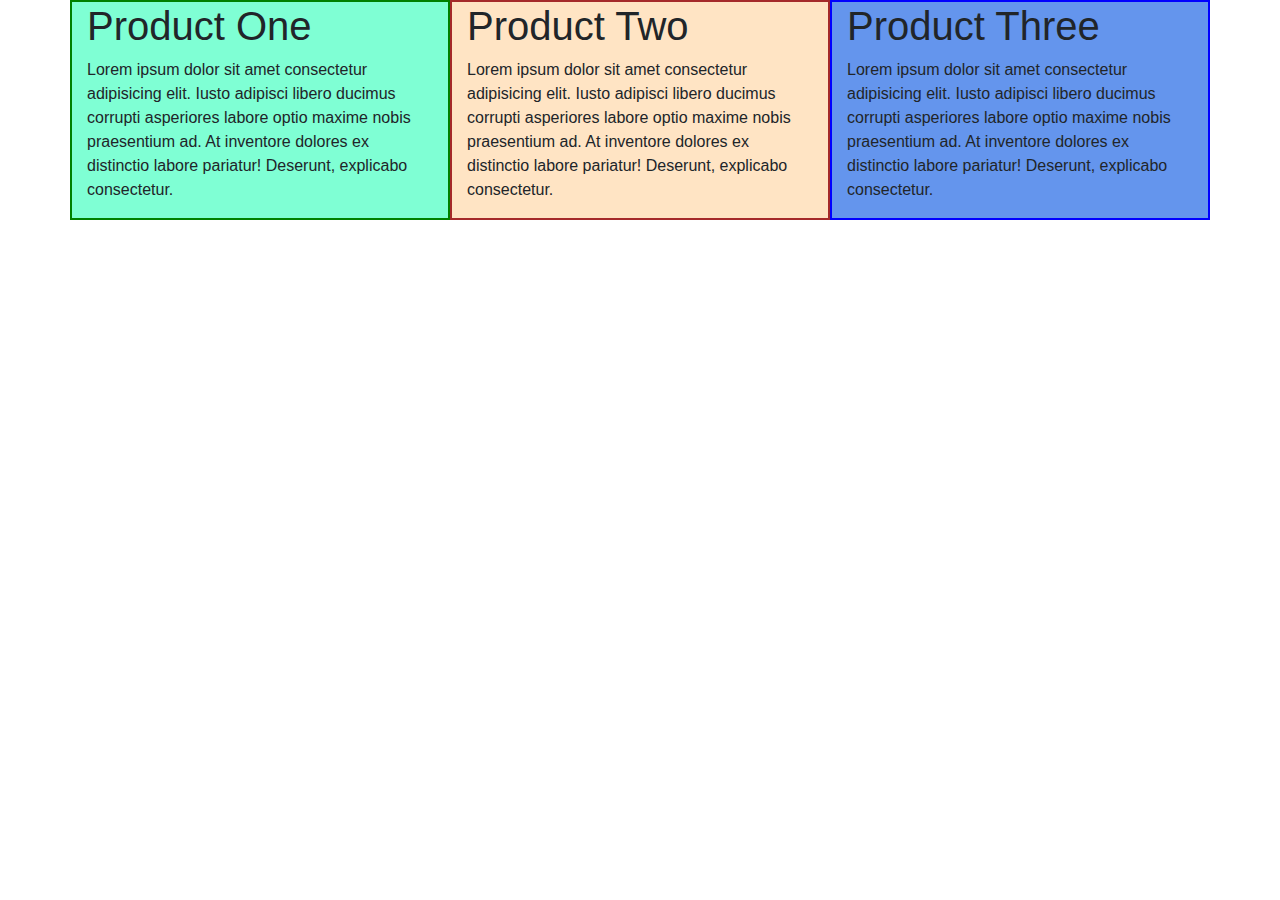
<file: grids/pattern-layout.html>
<!DOCTYPE html>
<html lang="en">
  <head>
    <meta charset="UTF-8" />
    <meta http-equiv="X-UA-Compatible" content="IE=edge" />
    <meta name="viewport" content="width=device-width, initial-scale=1.0" />
    <title>Bootstrap - Alerts</title>
    <link rel="stylesheet" href="../css/bootstrap.min.css" />
    <link rel="stylesheet" href="../css/style.css" />
  </head>
  <body>
    
    <div class="container">
        <div class="row">
            <div class="col-sm bg-one align-self-start">
                <h1>Product One</h1>
                <p>Lorem ipsum dolor sit amet consectetur adipisicing elit. Iusto adipisci libero ducimus corrupti asperiores labore optio maxime nobis praesentium ad. 
                    At inventore dolores ex distinctio labore pariatur! Deserunt, explicabo consectetur.
                </p>
            </div>
            <div class="col-sm bg-two align-self-center">
                <h1>Product Two</h1>
                <p>Lorem ipsum dolor sit amet consectetur adipisicing elit. Iusto adipisci libero ducimus corrupti asperiores labore optio maxime nobis praesentium ad. 
                    At inventore dolores ex distinctio labore pariatur! Deserunt, explicabo consectetur.
                </p>
            </div>
            <div class="col-sm bg-three align-self-end">
                <h1>Product Three</h1>
                <p>Lorem ipsum dolor sit amet consectetur adipisicing elit. Iusto adipisci libero ducimus corrupti asperiores labore optio maxime nobis praesentium ad. 
                    At inventore dolores ex distinctio labore pariatur! Deserunt, explicabo consectetur.
                </p>
            </div>
        </div>
    </div>
 

    <script src="../js/jquery.slim.min.js"></script>
    <script src="../js/bootstrap.min.js"></script>
  </body>
</html>
</file>
<file: css/style.css>
.alert {
    margin-bottom: 0 !important;
}

.bg-dark {
    background-color: #03274a!important;
}

.form-container {
    border: 2px solid green;
    padding: 30px;
    margin-top: 40px;
}

.form-check-inline {
    margin-top: 36px;
}


.jumbotron {
    padding: 2rem 1rem;
    margin-bottom: 1rem;
    background-color: #cde1f6;
    border-radius: 0.3rem;
}

.bg-one {
    border: 2px solid green;
    background-color: aquamarine;
}

.bg-two {
    border: 2px solid brown;
    background-color: bisque;
}
.bg-three {
    border: 2px solid blue;
    background-color:  cornflowerblue;
}
</file>
